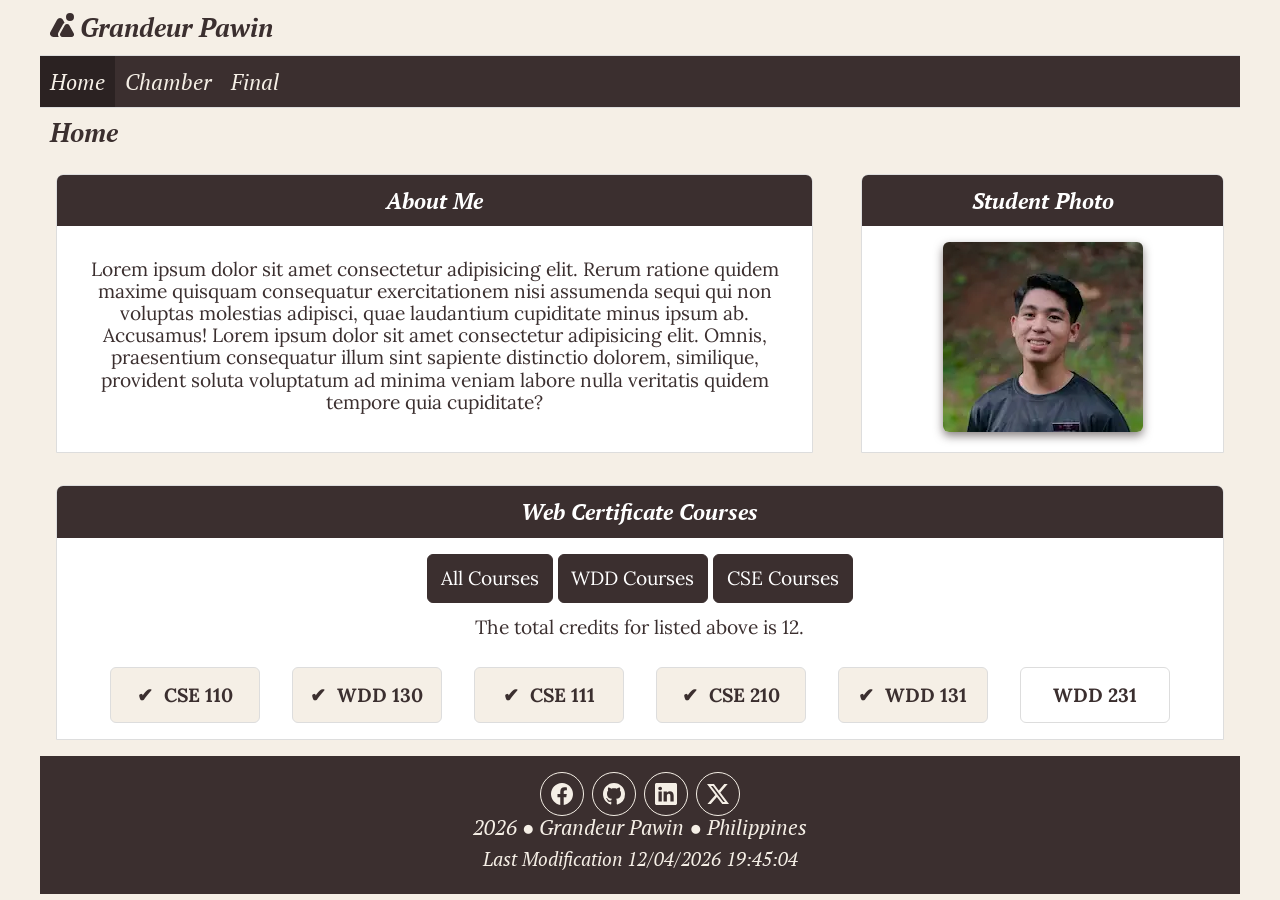
<file: index.html>
<!DOCTYPE html>
<html lang="en">
<head>
    <meta charset="UTF-8">
    <meta name="viewport" content="width=device-width, initial-scale=1.0">
    <title>Course Home Page</title>
    <meta name="description" content="Demonstrate prerequisite knowldege by applying HTML, CSS, and JavaScript to the development of my course home page.">
    <meta name="author" content="Grandeur Pawin">
    <link rel="preconnect" href="https://fonts.googleapis.com">
    <link rel="preconnect" href="https://fonts.gstatic.com" crossorigin>
    <link href="https://fonts.googleapis.com/css2?family=Lora:ital,wght@0,400..700;1,400..700&family=PT+Serif:ital,wght@0,400;0,700;1,400;1,700&display=swap" rel="stylesheet">
    <!-- Style Sheets Here -->
    <link rel="stylesheet" href="styles/normalize.css">
    <link rel="stylesheet" href="styles/base.css">
    <link rel="stylesheet" href="styles/larger.css">
    <script src="scripts/navigation.js" defer></script>
</head>
<body>
    <header>
        <img src="images/mountains.svg" alt="Site Logo" width="512" height="512">
        <span>Grandeur Pawin</span>
        <button aria-label="Navigation" id="ham-btn" class="hamburger"></button>
    </header>
    <nav id="nav-bar" class="navigation">
        <ul>
            <li class="current"><a href="#">Home</a></li>
            <li><a href="#">Chamber</a></li>
            <li><a href="#">Final</a></li>
        </ul>
    </nav>
    <main>
        <h1>Home</h1>
        <section class="sectionContainer">
            <section id="section1" class="gridSection">
                <h2>About Me</h2>
                <p>Lorem ipsum dolor sit amet consectetur adipisicing elit. Rerum ratione quidem maxime quisquam consequatur exercitationem nisi assumenda sequi qui non voluptas molestias adipisci, quae laudantium cupiditate minus ipsum ab. Accusamus! Lorem ipsum dolor sit amet consectetur adipisicing elit. Omnis, praesentium consequatur illum sint sapiente distinctio dolorem, similique, provident soluta voluptatum ad minima veniam labore nulla veritatis quidem tempore quia cupiditate?</p>
            </section>
            <section id="section2" class="gridSection">
                <h2>Student Photo</h2>
                <img src="images/profile.webp" alt="Grandeur Pawin's Photo" width="200" height="190">
            </section>
            <section id="section3" class="gridSection">
                <h2>Web Certificate Courses</h2>
                <div class="courseButtons">
                    <button data-subject="allCourses">All Courses</button>
                    <button data-subject="WDD">WDD Courses</button>
                    <button data-subject="CSE">CSE Courses</button>
                </div>
                <p>The total credits for listed above is <span id="totalCredits"></span>.</p>
                <div id="courseContainer"></div>
            </section>
        </section>
        <dialog id="courseDetails"></dialog>
    </main>
    <footer>
        <div class="social">
            <a href="https://www.facebook.com/" target="_blank"><img src="images/facebook.svg" alt="Facebook" width="16" height="16"></a>
            <a href="https://github.com/" target="_blank"><img src="images/github.svg" alt="GitHub" width="16" height="16"></a>
            <a href="https://www.linkedin.com/" target="_blank"><img src="images/linkedin.svg" alt="LinkedIn" width="16" height="16"></a>
            <a href="https://x.com/" target="_blank"><img src="images/twitter-x.svg" alt="X" width="16" height="16"></a>
        </div>
        <p><span id="currentYear"></span> &#9679; Grandeur Pawin &#9679; Philippines</p>
        <p id="lastModified"></p>
    </footer>
</body>
</html>
</file>
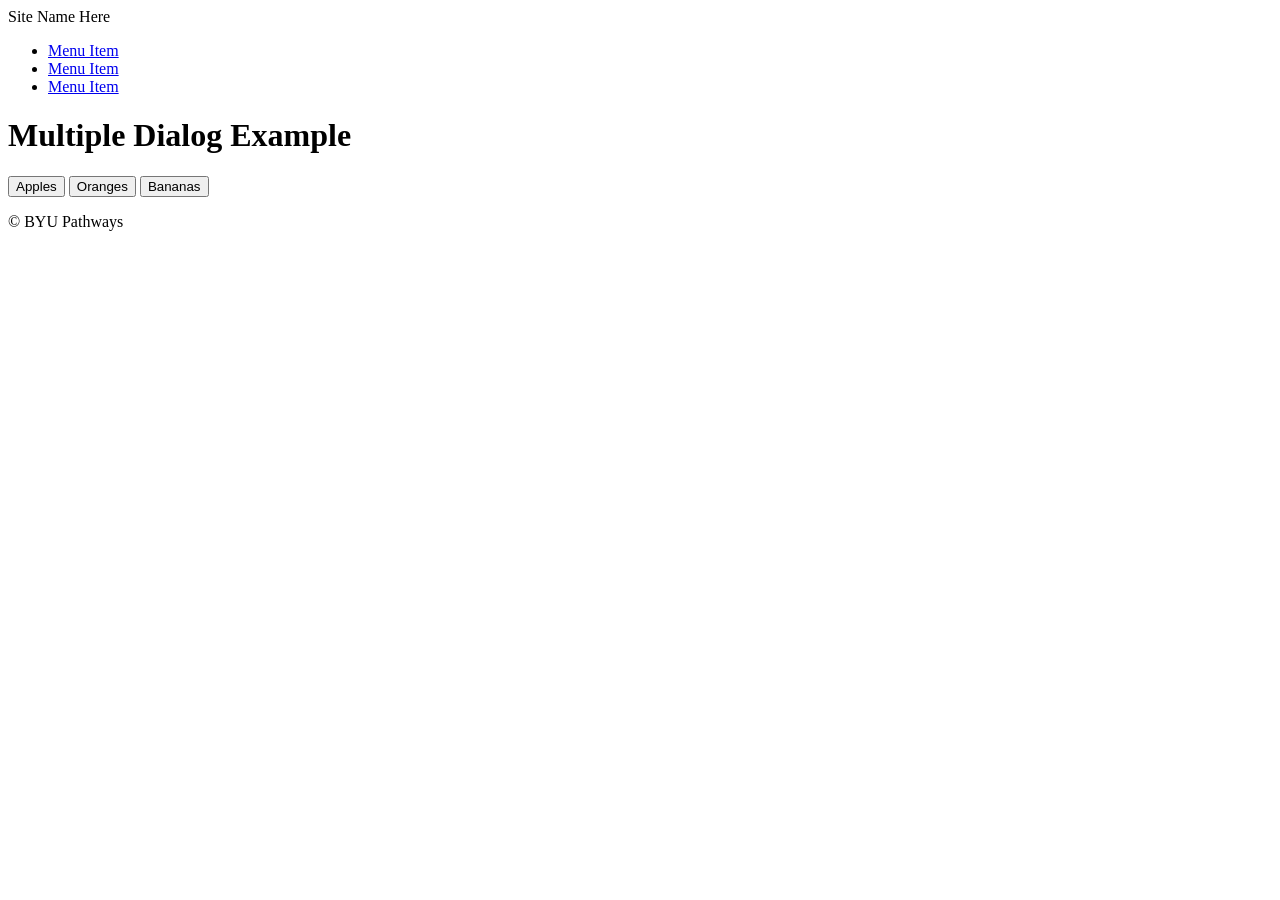
<file: startLab/index.html>
<!DOCTYPE html>
<html lang="en">

<head>
  <meta charset="UTF-8">
  <meta name="viewport" content="width=device-width, initial-scale=1.0">
  <meta name="description" content="Start File">
  <meta name="author" content="Paul Cheney">

  <link rel="stylesheet" href="styles/small.css">
  <link rel="stylesheet" href="styles/large.css">
  
  <script src="scripts/modals.js" defer></script>

  <title>Start File</title>
</head>

<body>
  <header>
    <span>Site Name Here</span>
  </header>

  <nav>
    <ul>
      <li><a href="#">Menu Item</a></li>
      <li><a href="#">Menu Item</a></li>
      <li><a href="#">Menu Item</a></li>
    </ul>
  </nav>

  <main>
    <!-- <h1>Single Dialog Example</h1>
    <button id="openButton">More Information</button> -->

    <h1>Multiple Dialog Example</h1>
    <button id="openButton1">Apples</button>
    <button id="openButton2">Oranges</button>
    <button id="openButton3">Bananas</button>

    <dialog id="dialogBox">
      <div></div>
      <button id="closeButton">Close</button>
    </dialog>


  </main>

  <footer>
    <p>&copy; BYU Pathways</p>
  </footer>

  
</body>
</html>
</file>
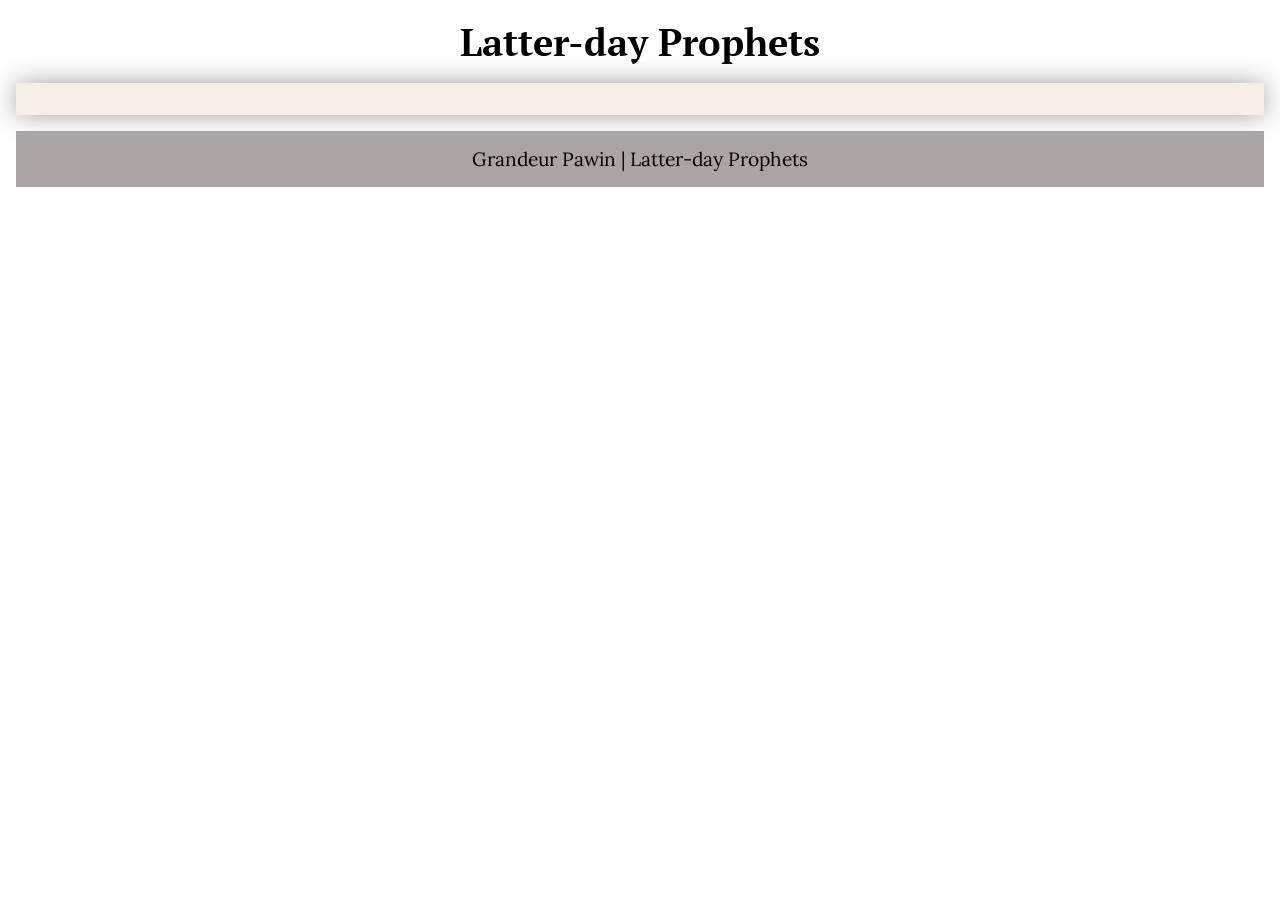
<file: prophets.html>
<!DOCTYPE html>
<html lang="en">
<head>
    <meta charset="UTF-8">
    <meta name="viewport" content="width=device-width, initial-scale=1.0">
    <title>Latter-day Prophets</title>
    <meta name="description" content="Latter-day Prophets images">
    <meta name="author" content="Grandeur Pawin">
    <link rel="preconnect" href="https://fonts.googleapis.com">
    <link rel="preconnect" href="https://fonts.gstatic.com" crossorigin>
    <link href="https://fonts.googleapis.com/css2?family=Lora:ital,wght@0,400..700;1,400..700&family=PT+Serif:ital,wght@0,400;0,700;1,400;1,700&display=swap" rel="stylesheet">
    <link rel="stylesheet" href="styles/prophets.css">
    <script src="scripts/prophets.js" defer></script>
</head>
<body>
    <header>
        <h1>Latter-day Prophets</h1>
    </header>
    <main>
        <div id="cards"></div>
    </main>
    <footer>Grandeur Pawin | Latter-day Prophets</footer>
</body>
</html>
</file>
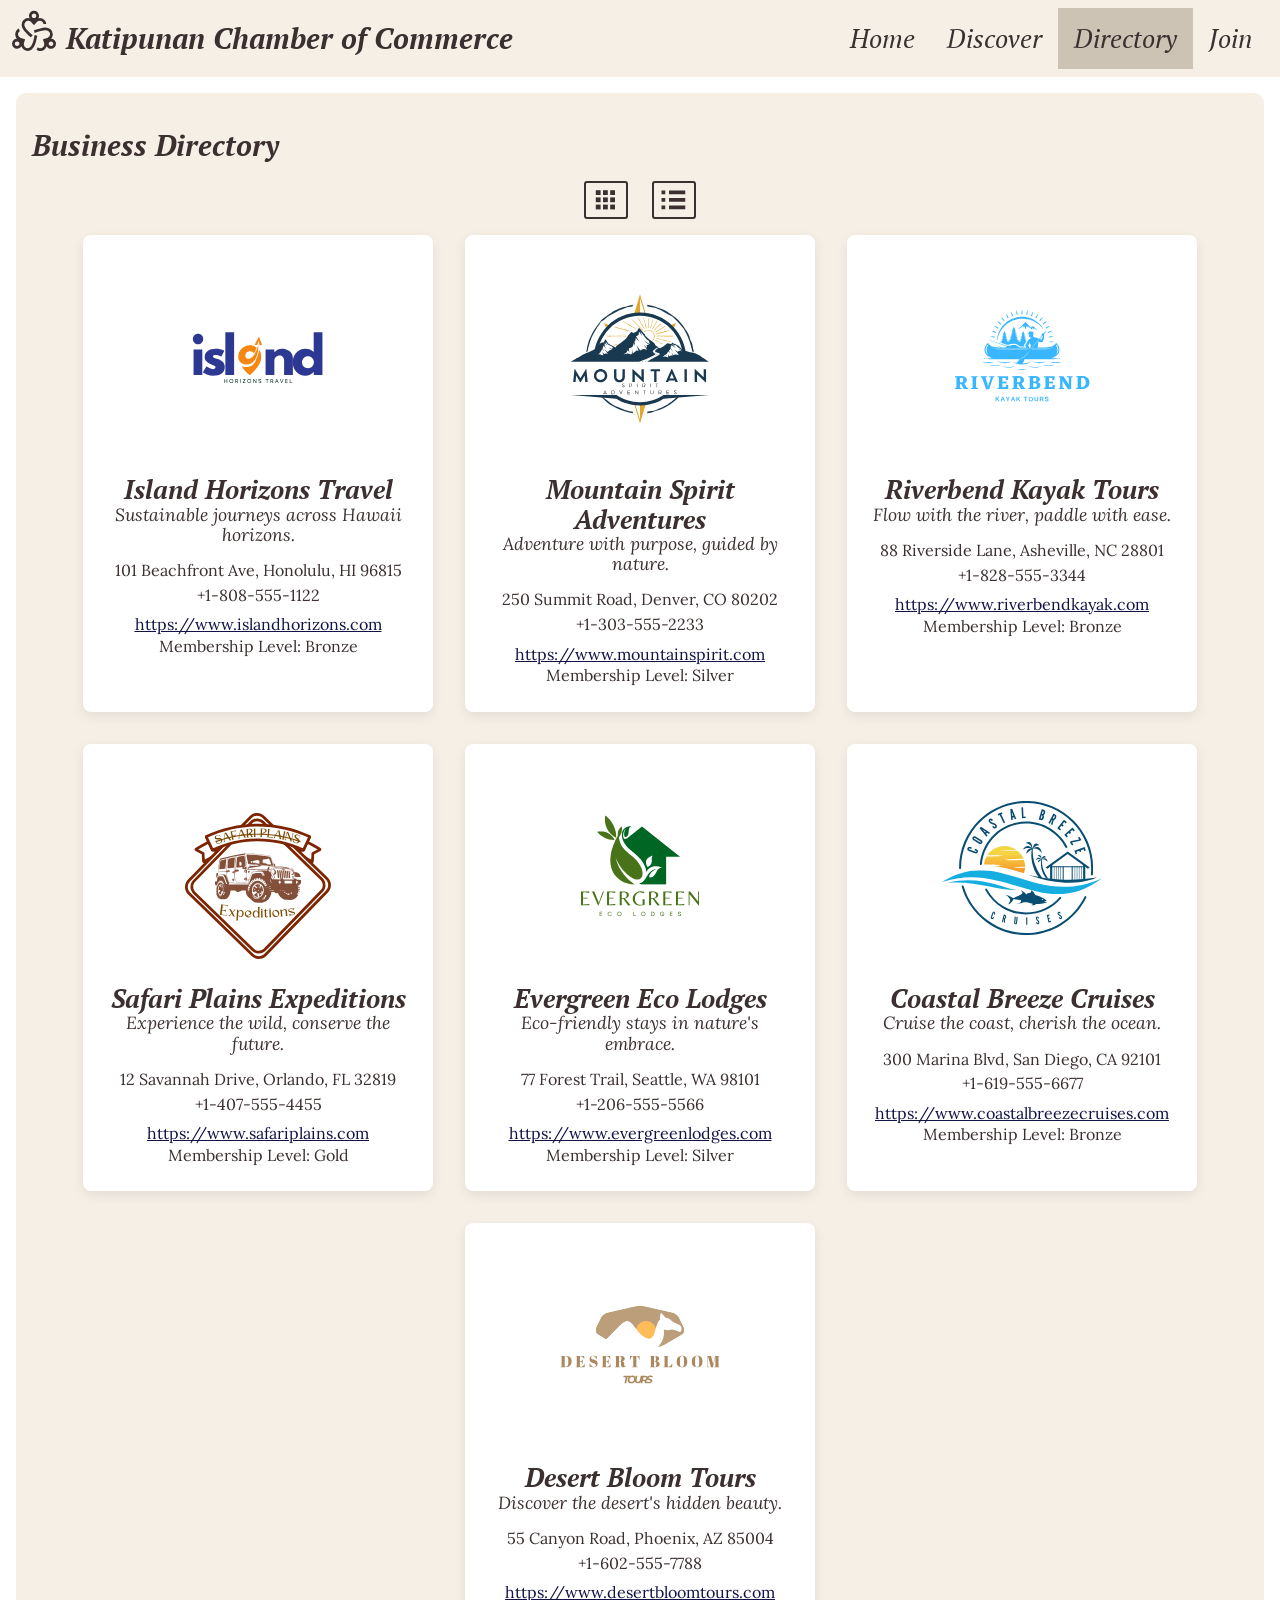
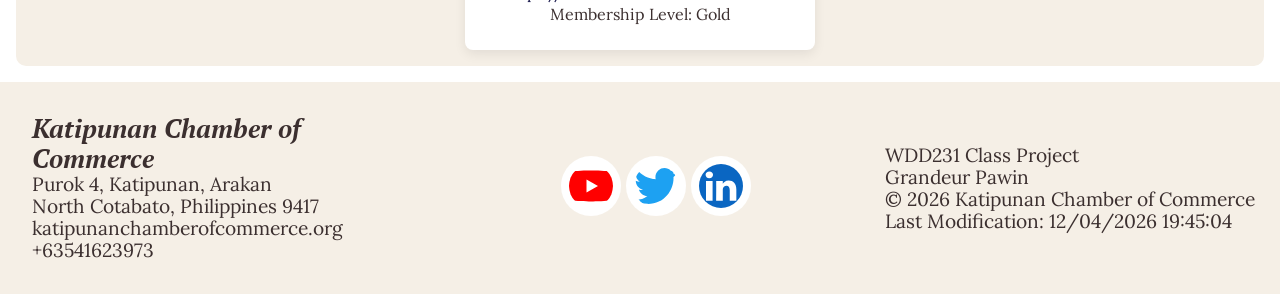
<file: chamber/directory.html>
<!DOCTYPE html>
<html lang="en-US">
<head>
    <meta charset="UTF-8">
    <meta name="viewport" content="width=device-width, initial-scale=1.0">
    <meta name="description" content="Content of the chamber of commerce directory page.">
    <meta name="author" content="Grandeur Pawin">
    <meta property="og:title" content="Chamber Directory Page">
    <meta property="og:description" content="Content of the chamber of commerce directory page.">
    <meta property="og:image" content="https://grandeurpawin.github.io/wdd231/chamber/images/chamber-logo.svg">
    <meta property="og:url" content="https://grandeurpawin.github.io/wdd231/chamber/directory.html">
    <title>Chamber Directory Page</title>
    <link rel="icon" href="images/favicon.png">
    <link rel="preconnect" href="https://fonts.googleapis.com">
    <link rel="preconnect" href="https://fonts.gstatic.com" crossorigin>
    <link href="https://fonts.googleapis.com/css2?family=Lora:ital,wght@0,400..700;1,400..700&family=PT+Serif:ital,wght@0,400;0,700;1,400;1,700&display=swap" rel="stylesheet">
    <link rel="stylesheet" href="../styles/normalize.css">
    <link rel="stylesheet" href="styles/chamber-small.css">
    <link rel="stylesheet" href="styles/chamber-medium.css">
    <link rel="stylesheet" href="styles/chamber-large.css">
    <script type="module" src="scripts/chamber.js"></script>
</head>
<body>
    <header>
        <img src="images/chamber-logo.svg" alt="Logo for the Chamber of Commerce Page" width="512" height="512">
        <span id="companyName">Katipunan Chamber of Commerce</span>
        <button id="hamButton" class="hamburger" aria-label="navigation"></button>
        <nav id="navBar" class="navigation">
            <ul>
                <li><a href="index.html">Home</a></li>
                <li><a href="discover.html">Discover</a></li>
                <li class="wayFinding"><a href="directory.html">Directory</a></li>
                <li><a href="join.html">Join</a></li>
            </ul>
        </nav>
    </header>
    <main>
        <h1>Business Directory</h1>
        <div class="buttons">
            <button id="grid" aria-label="Grid View">
                <svg viewBox="0 0 25 25" width="40" height="30" fill="#3B2F2F">
                    <rect x="4" y="6" width="4" height="4" />
                    <rect x="10" y="6" width="4" height="4" />
                    <rect x="16" y="6" width="4" height="4" />
                
                    <rect x="4" y="12" width="4" height="4" />
                    <rect x="10" y="12" width="4" height="4" />
                    <rect x="16" y="12" width="4" height="4" />
                
                    <rect x="4" y="18" width="4" height="4" />
                    <rect x="10" y="18" width="4" height="4" />
                    <rect x="16" y="18" width="4" height="4" />
                </svg>
            </button>
            <button id="list" aria-label="List View">
                <svg viewBox="0 0 24 24" width="40" height="30" fill="#3B2F2F">
                    <rect x="2" y="6" width="3" height="3" />
                    <rect x="2" y="12" width="3" height="3" />
                    <rect x="2" y="18" width="3" height="3" />

                    <rect x="8" y="6" width="13" height="3" />
                    <rect x="8" y="12" width="13" height="3" />
                    <rect x="8" y="18" width="13" height="3" />
                </svg>
            </button>
        </div>
        <div id="cards"></div>
    </main>
    <footer>
        <div class="footerContainer">
            <div id="websiteInfo" class="footer">
                <h2>Katipunan Chamber of Commerce</h2>
                <p>Purok 4, Katipunan, Arakan<br>North Cotabato, Philippines 9417<br>katipunanchamberofcommerce.org<br>+63541623973</p>
            </div>
            <div id="socialLinks" class="footer">
                <a href="https://www.youtube.com/" target="_blank"><img src="images/youtube.svg" alt="Grandeur Pawin on Youtube" width="44" height="44"></a>
                <a href="https://x.com/account/signin" target="_blank"><img src="images/twitter.svg" alt="Grandeur Pawin on X" width="44" height="44"></a>
                <a href="https://www.linkedin.com/" target="_blank"><img src="images/linkedin.svg" alt="Grandeur Pawin on LinkedIn" width="44" height="44"></a>
            </div>
            <div id="authorInfo" class="footer">
                <p>WDD231 Class Project<br>Grandeur Pawin</p>
                <p>&copy; <span id="currentYear"></span> Katipunan Chamber of Commerce</p>
                <p id="lastModified"></p>
            </div>
        </div>
    </footer>
</body>
</html>
</file>
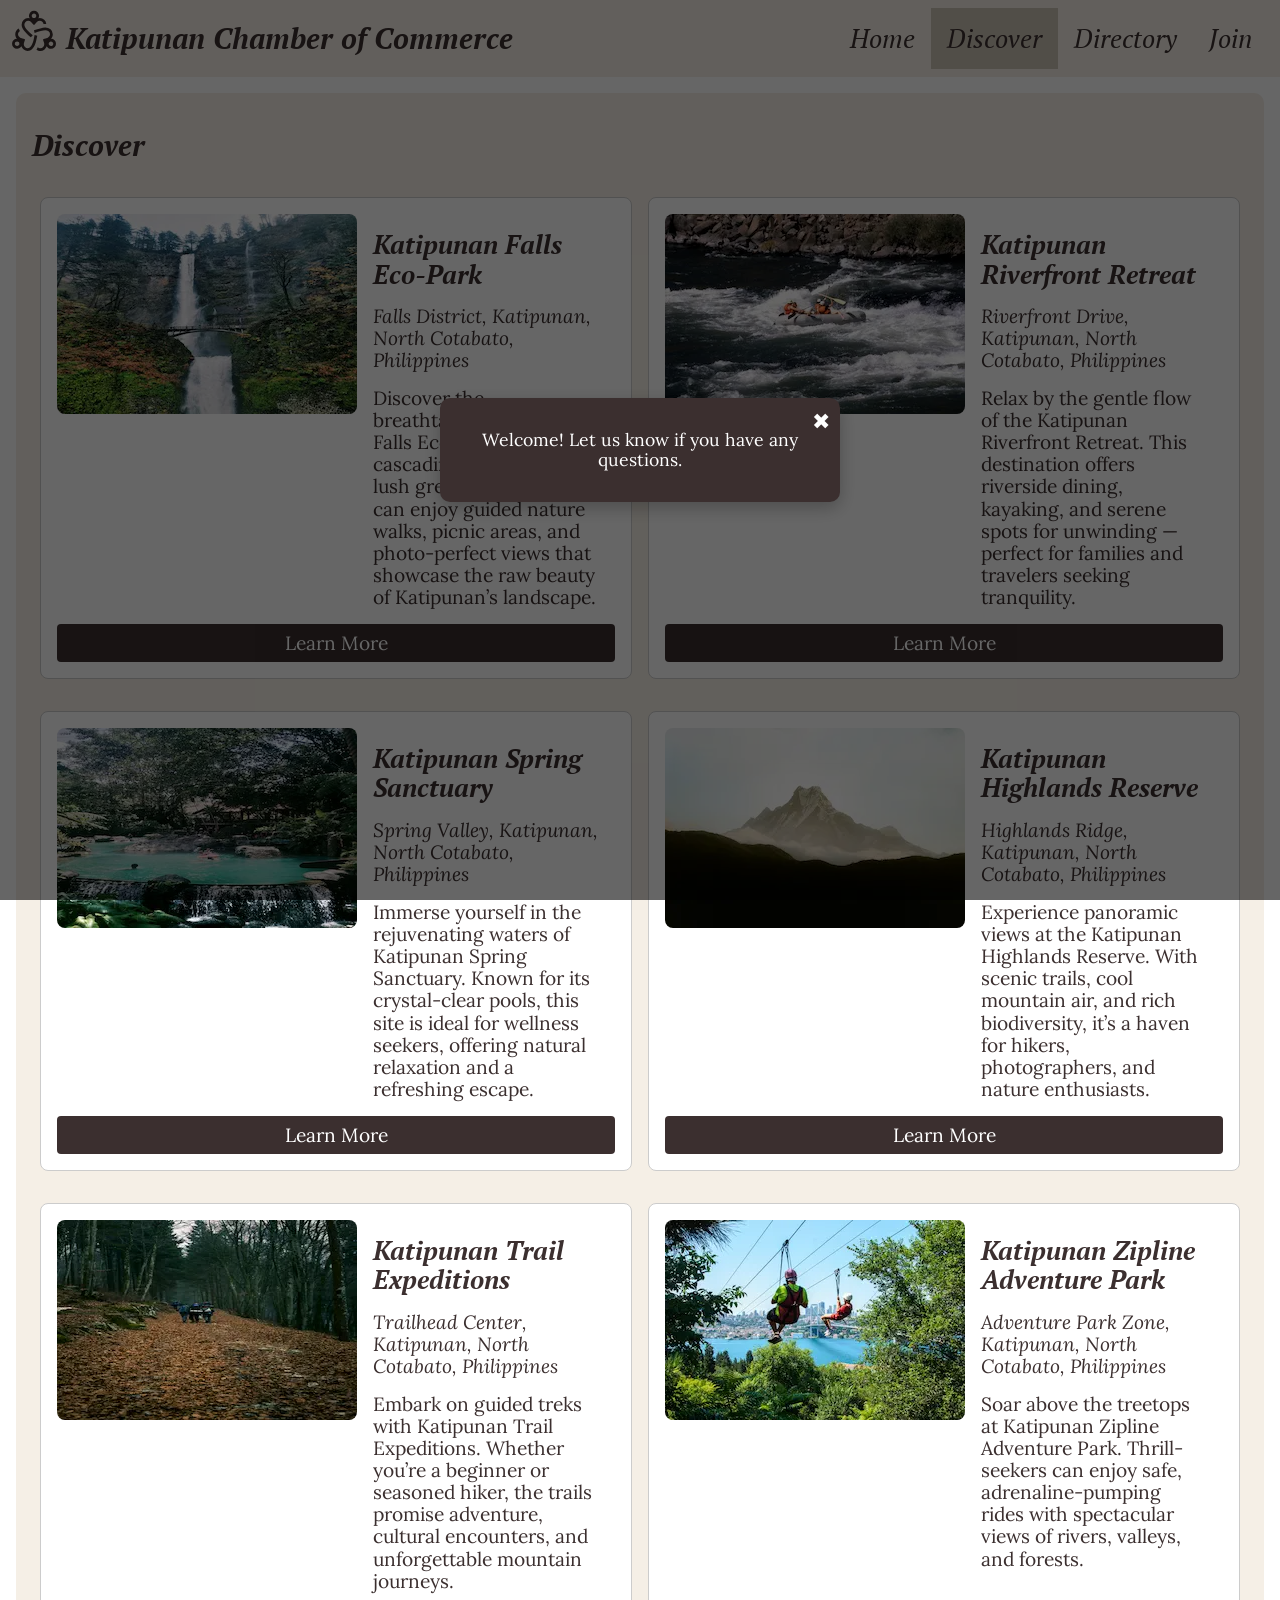
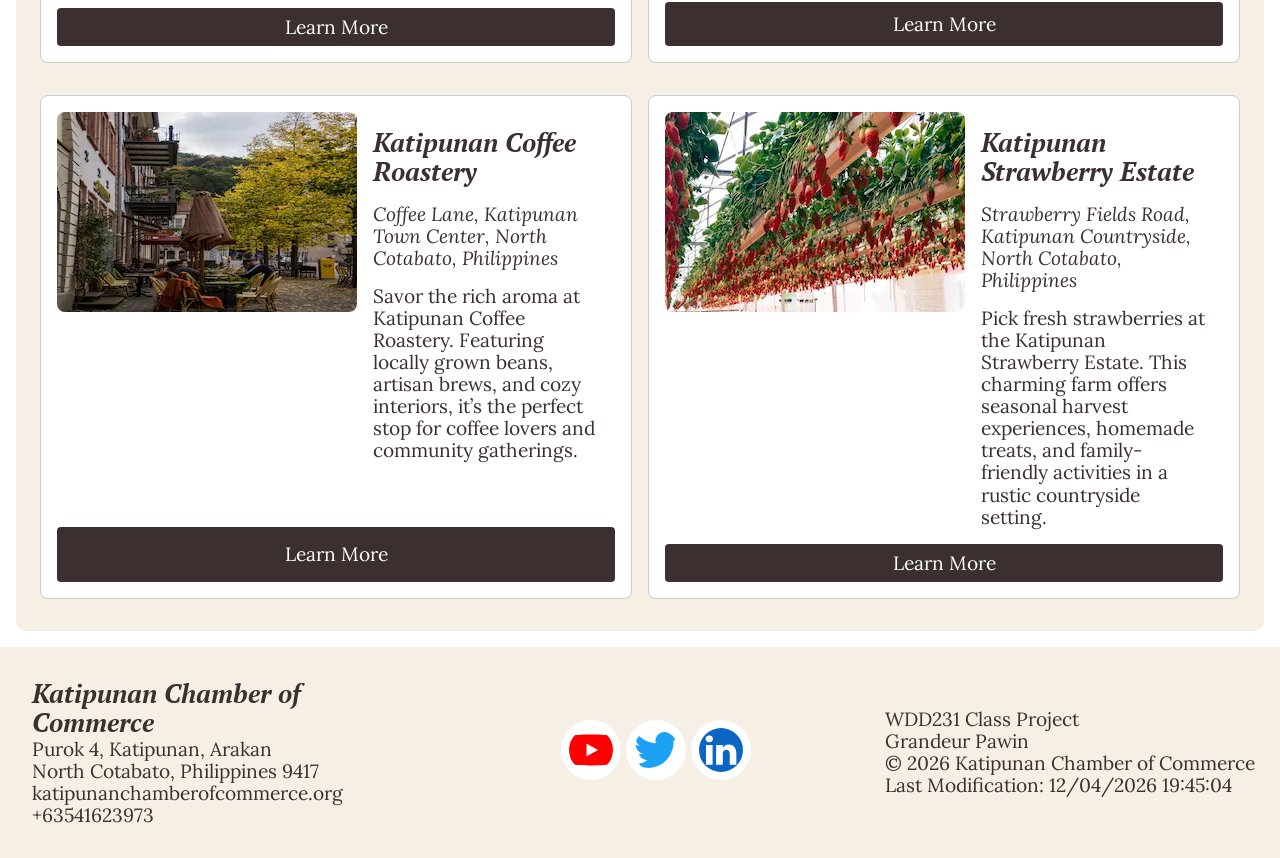
<file: chamber/discover.html>
<!DOCTYPE html>
<html lang="en-US">

<head>
    <meta charset="UTF-8">
    <meta name="viewport" content="width=device-width, initial-scale=1.0">
    <meta name="description" content="Content of the Katipunan Chamber of Commerce discover page.">
    <meta name="author" content="Grandeur Pawin">
    <meta property="og:title" content="Chamber Discover Page">
    <meta property="og:description" content="Content of the Katipunan Chamber of Commerce discover page.">
    <meta property="og:image" content="https://grandeurpawin.github.io/wdd231/chamber/images/chamber-logo.svg">
    <meta property="og:url" content="https://grandeurpawin.github.io/wdd231/chamber/directory.html">
    <title>Chamber Discover Page</title>
    <link rel="icon" href="images/favicon.png">
    <link rel="preconnect" href="https://fonts.googleapis.com">
    <link rel="preconnect" href="https://fonts.gstatic.com" crossorigin>
    <link
        href="https://fonts.googleapis.com/css2?family=Lora:ital,wght@0,400..700;1,400..700&family=PT+Serif:ital,wght@0,400;0,700;1,400;1,700&display=swap"
        rel="stylesheet">
    <link rel="stylesheet" href="../styles/normalize.css">
    <link rel="stylesheet" href="styles/chamber-small.css">
    <link rel="stylesheet" href="styles/chamber-medium.css">
    <link rel="stylesheet" href="styles/chamber-large.css">
    <script type="module" src="scripts/chamber.js"></script>
</head>

<body>
    <header>
        <img src="images/chamber-logo.svg" alt="Logo for the Chamber of Commerce Page" width="512" height="512">
        <span id="companyName">Katipunan Chamber of Commerce</span>
        <button id="hamButton" class="hamburger" aria-label="navigation"></button>
        <nav id="navBar" class="navigation">
            <ul>
                <li><a href="index.html">Home</a></li>
                <li class="wayFinding"><a href="discover.html">Discover</a></li>
                <li><a href="directory.html">Directory</a></li>
                <li><a href="join.html">Join</a></li>
            </ul>
        </nav>
    </header>
    <main>
        <h1>Discover</h1>
        <section id="discoverCards" class="discoverCardsContainer"></section>
    </main>
    <footer>
        <div class="footerContainer">
            <div id="websiteInfo" class="footer">
                <h2>Katipunan Chamber of Commerce</h2>
                <p>Purok 4, Katipunan, Arakan<br>North Cotabato, Philippines
                    9417<br>katipunanchamberofcommerce.org<br>+63541623973</p>
            </div>
            <div id="socialLinks" class="footer">
                <a href="https://www.youtube.com/" target="_blank"><img src="images/youtube.svg"
                        alt="Grandeur Pawin on Youtube" width="44" height="44"></a>
                <a href="https://x.com/account/signin" target="_blank"><img src="images/twitter.svg"
                        alt="Grandeur Pawin on X" width="44" height="44"></a>
                <a href="https://www.linkedin.com/" target="_blank"><img src="images/linkedin.svg"
                        alt="Grandeur Pawin on LinkedIn" width="44" height="44"></a>
            </div>
            <div id="authorInfo" class="footer">
                <p>WDD231 Class Project<br>Grandeur Pawin</p>
                <p>&copy; <span id="currentYear"></span> Katipunan Chamber of Commerce</p>
                <p id="lastModified"></p>
            </div>
        </div>
    </footer>
</body>

</html>
</file>
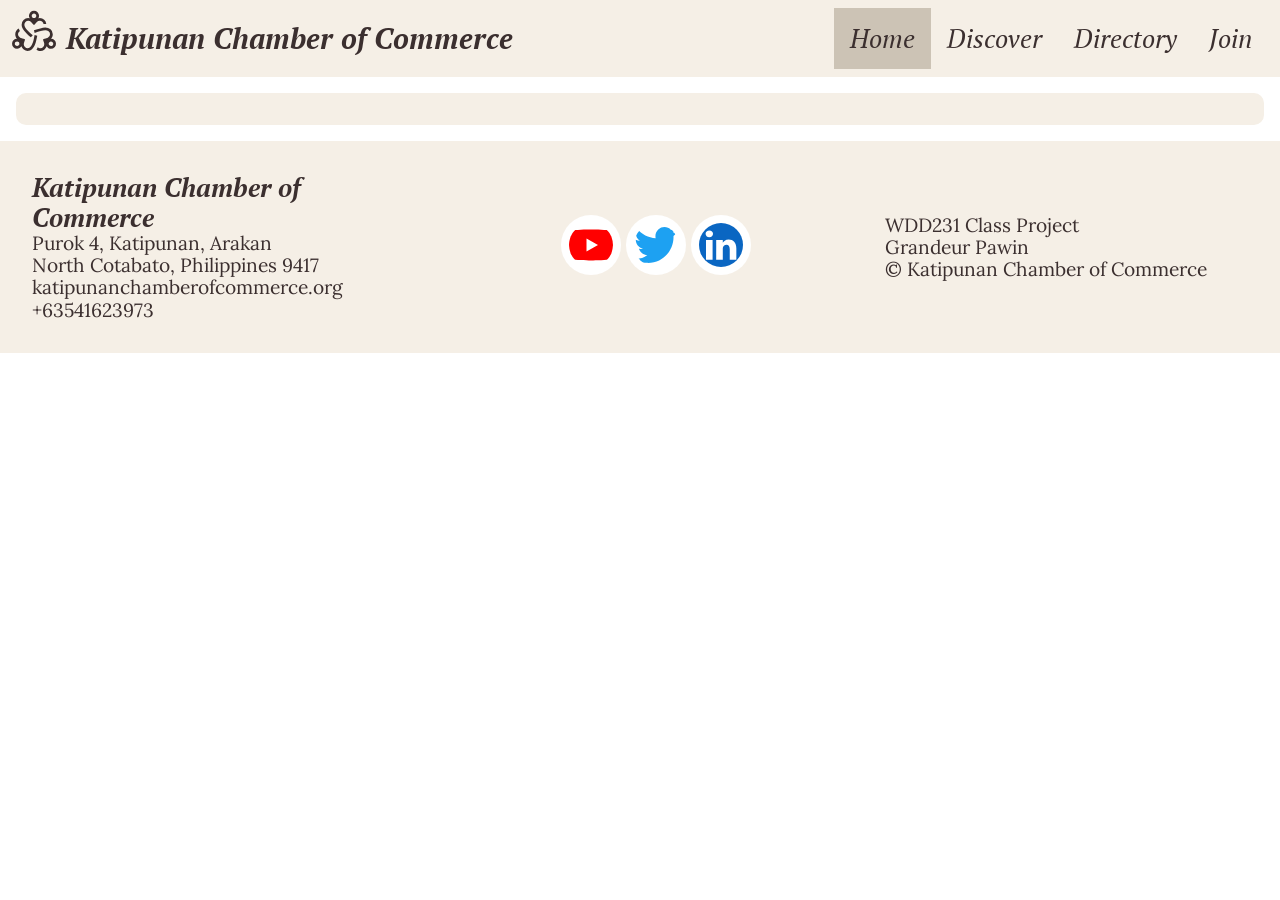
<file: chamber/join.html>
<!DOCTYPE html>
<html lang="en-US">

<head>
    <meta charset="UTF-8">
    <meta name="viewport" content="width=device-width, initial-scale=1.0">
    <meta name="description" content="Content for the Katipunan Chamber of Commerce home page.">
    <meta name="author" content="Grandeur Pawin">
    <meta property="og:title" content="Chamber Home Page">
    <meta property="og:description" content="Content for the Katipunan Chamber of Commerce home page.">
    <meta property="og:image" content="https://grandeurpawin.github.io/wdd231/chamber/images/chamber-logo.svg">
    <meta property="og:url" content="https://grandeurpawin.github.io/wdd231/chamber/directory.html">
    <title>Chamber Home Page</title>
    <link rel="icon" href="images/favicon.png">
    <link rel="preconnect" href="https://fonts.googleapis.com">
    <link rel="preconnect" href="https://fonts.gstatic.com" crossorigin>
    <link
        href="https://fonts.googleapis.com/css2?family=Lora:ital,wght@0,400..700;1,400..700&family=PT+Serif:ital,wght@0,400;0,700;1,400;1,700&display=swap"
        rel="stylesheet">
    <link rel="stylesheet" href="../styles/normalize.css">
    <link rel="stylesheet" href="styles/chamber.css">
    <link rel="stylesheet" href="styles/chamber-large.css">
    <script src="scripts/chamber.js" defer></script>
</head>

<body>
    <header>
        <img src="images/chamber-logo.svg" alt="Logo for the Chamber of Commerce Page" width="512" height="512">
        <span id="companyName">Katipunan Chamber of Commerce</span>
        <button id="hamButton" class="hamburger" aria-label="navigation"></button>
        <nav id="navBar" class="navigation">
            <ul>
                <li class="wayFinding"><a href="index.html">Home</a></li>
                <li><a href="#discover">Discover</a></li>
                <li><a href="directory.html">Directory</a></li>
                <li><a href="join.html">Join</a></li>
            </ul>
        </nav>
    </header>
    <main>

    </main>
    <footer>
        <div class="footerContainer">
            <div id="websiteInfo" class="footer">
                <h2>Katipunan Chamber of Commerce</h2>
                <p>Purok 4, Katipunan, Arakan<br>North Cotabato, Philippines
                    9417<br>katipunanchamberofcommerce.org<br>+63541623973</p>
            </div>
            <div id="socialLinks" class="footer">
                <a href="https://www.youtube.com/" target="_blank"><img src="images/youtube.svg"
                        alt="Grandeur Pawin on Youtube" width="44" height="44"></a>
                <a href="https://x.com/account/signin" target="_blank"><img src="images/twitter.svg"
                        alt="Grandeur Pawin on X" width="44" height="44"></a>
                <a href="https://www.linkedin.com/" target="_blank"><img src="images/linkedin.svg"
                        alt="Grandeur Pawin on LinkedIn" width="44" height="44"></a>
            </div>
            <div id="authorInfo" class="footer">
                <p>WDD231 Class Project<br>Grandeur Pawin</p>
                <p>&copy; <span id="currentYear"></span> Katipunan Chamber of Commerce</p>
                <p id="lastModified"></p>
            </div>
        </div>
    </footer>
</body>

</html>
</file>
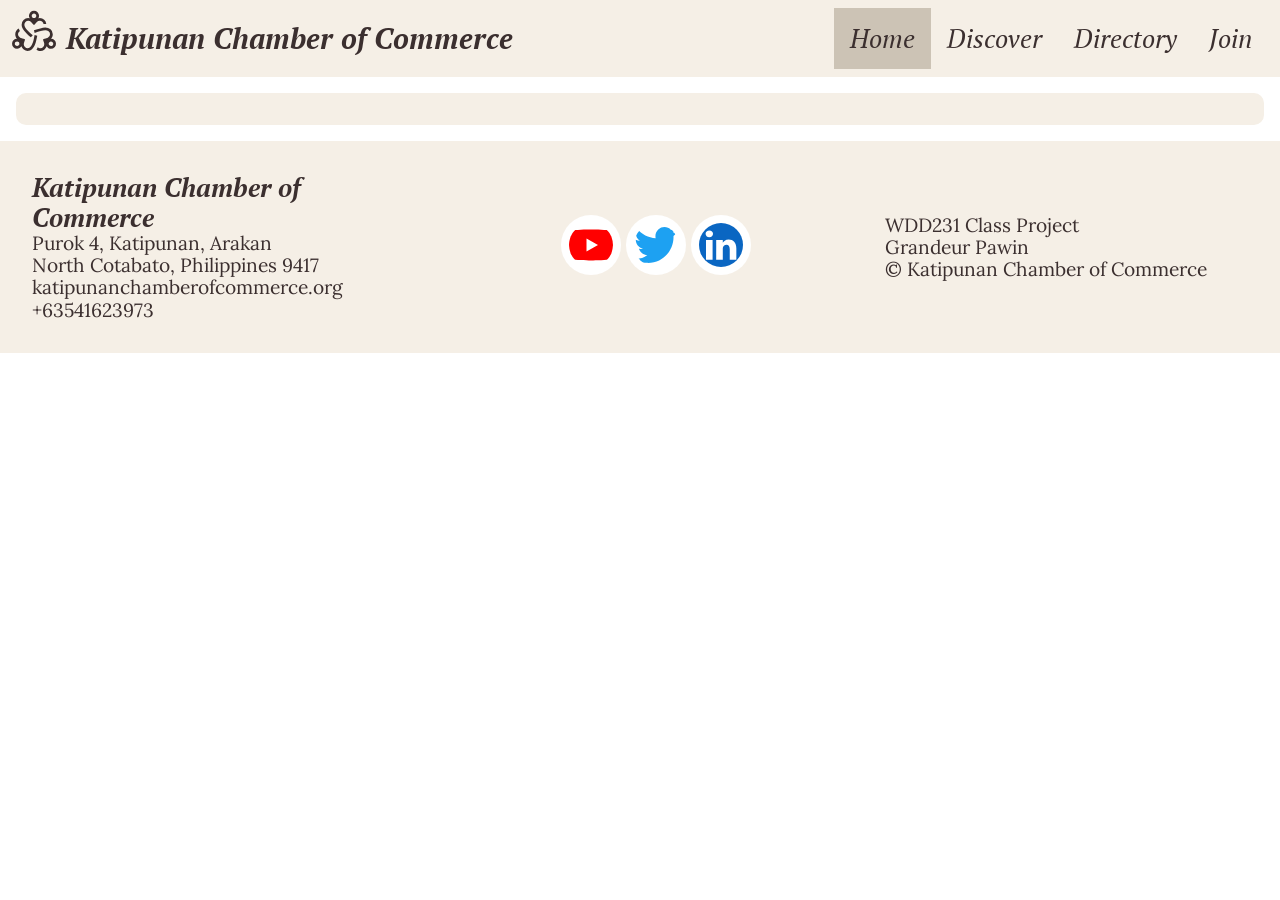
<file: chamber/thankyou.html>
<!DOCTYPE html>
<html lang="en-US">

<head>
    <meta charset="UTF-8">
    <meta name="viewport" content="width=device-width, initial-scale=1.0">
    <meta name="description" content="Content for the Katipunan Chamber of Commerce home page.">
    <meta name="author" content="Grandeur Pawin">
    <meta property="og:title" content="Chamber Home Page">
    <meta property="og:description" content="Content for the Katipunan Chamber of Commerce home page.">
    <meta property="og:image" content="https://grandeurpawin.github.io/wdd231/chamber/images/chamber-logo.svg">
    <meta property="og:url" content="https://grandeurpawin.github.io/wdd231/chamber/directory.html">
    <title>Chamber Home Page</title>
    <link rel="icon" href="images/favicon.png">
    <link rel="preconnect" href="https://fonts.googleapis.com">
    <link rel="preconnect" href="https://fonts.gstatic.com" crossorigin>
    <link
        href="https://fonts.googleapis.com/css2?family=Lora:ital,wght@0,400..700;1,400..700&family=PT+Serif:ital,wght@0,400;0,700;1,400;1,700&display=swap"
        rel="stylesheet">
    <link rel="stylesheet" href="../styles/normalize.css">
    <link rel="stylesheet" href="styles/chamber.css">
    <link rel="stylesheet" href="styles/chamber-large.css">
    <script src="scripts/chamber.js" defer></script>
</head>

<body>
    <header>
        <img src="images/chamber-logo.svg" alt="Logo for the Chamber of Commerce Page" width="512" height="512">
        <span id="companyName">Katipunan Chamber of Commerce</span>
        <button id="hamButton" class="hamburger" aria-label="navigation"></button>
        <nav id="navBar" class="navigation">
            <ul>
                <li class="wayFinding"><a href="index.html">Home</a></li>
                <li><a href="discover.html">Discover</a></li>
                <li><a href="directory.html">Directory</a></li>
                <li><a href="join.html">Join</a></li>
            </ul>
        </nav>
    </header>
    <main>
       
    </main>
    <footer>
        <div class="footerContainer">
            <div id="websiteInfo" class="footer">
                <h2>Katipunan Chamber of Commerce</h2>
                <p>Purok 4, Katipunan, Arakan<br>North Cotabato, Philippines
                    9417<br>katipunanchamberofcommerce.org<br>+63541623973</p>
            </div>
            <div id="socialLinks" class="footer">
                <a href="https://www.youtube.com/" target="_blank"><img src="images/youtube.svg"
                        alt="Grandeur Pawin on Youtube" width="44" height="44"></a>
                <a href="https://x.com/account/signin" target="_blank"><img src="images/twitter.svg"
                        alt="Grandeur Pawin on X" width="44" height="44"></a>
                <a href="https://www.linkedin.com/" target="_blank"><img src="images/linkedin.svg"
                        alt="Grandeur Pawin on LinkedIn" width="44" height="44"></a>
            </div>
            <div id="authorInfo" class="footer">
                <p>WDD231 Class Project<br>Grandeur Pawin</p>
                <p>&copy; <span id="currentYear"></span> Katipunan Chamber of Commerce</p>
                <p id="lastModified"></p>
            </div>
        </div>
    </footer>
</body>

</html>
</file>
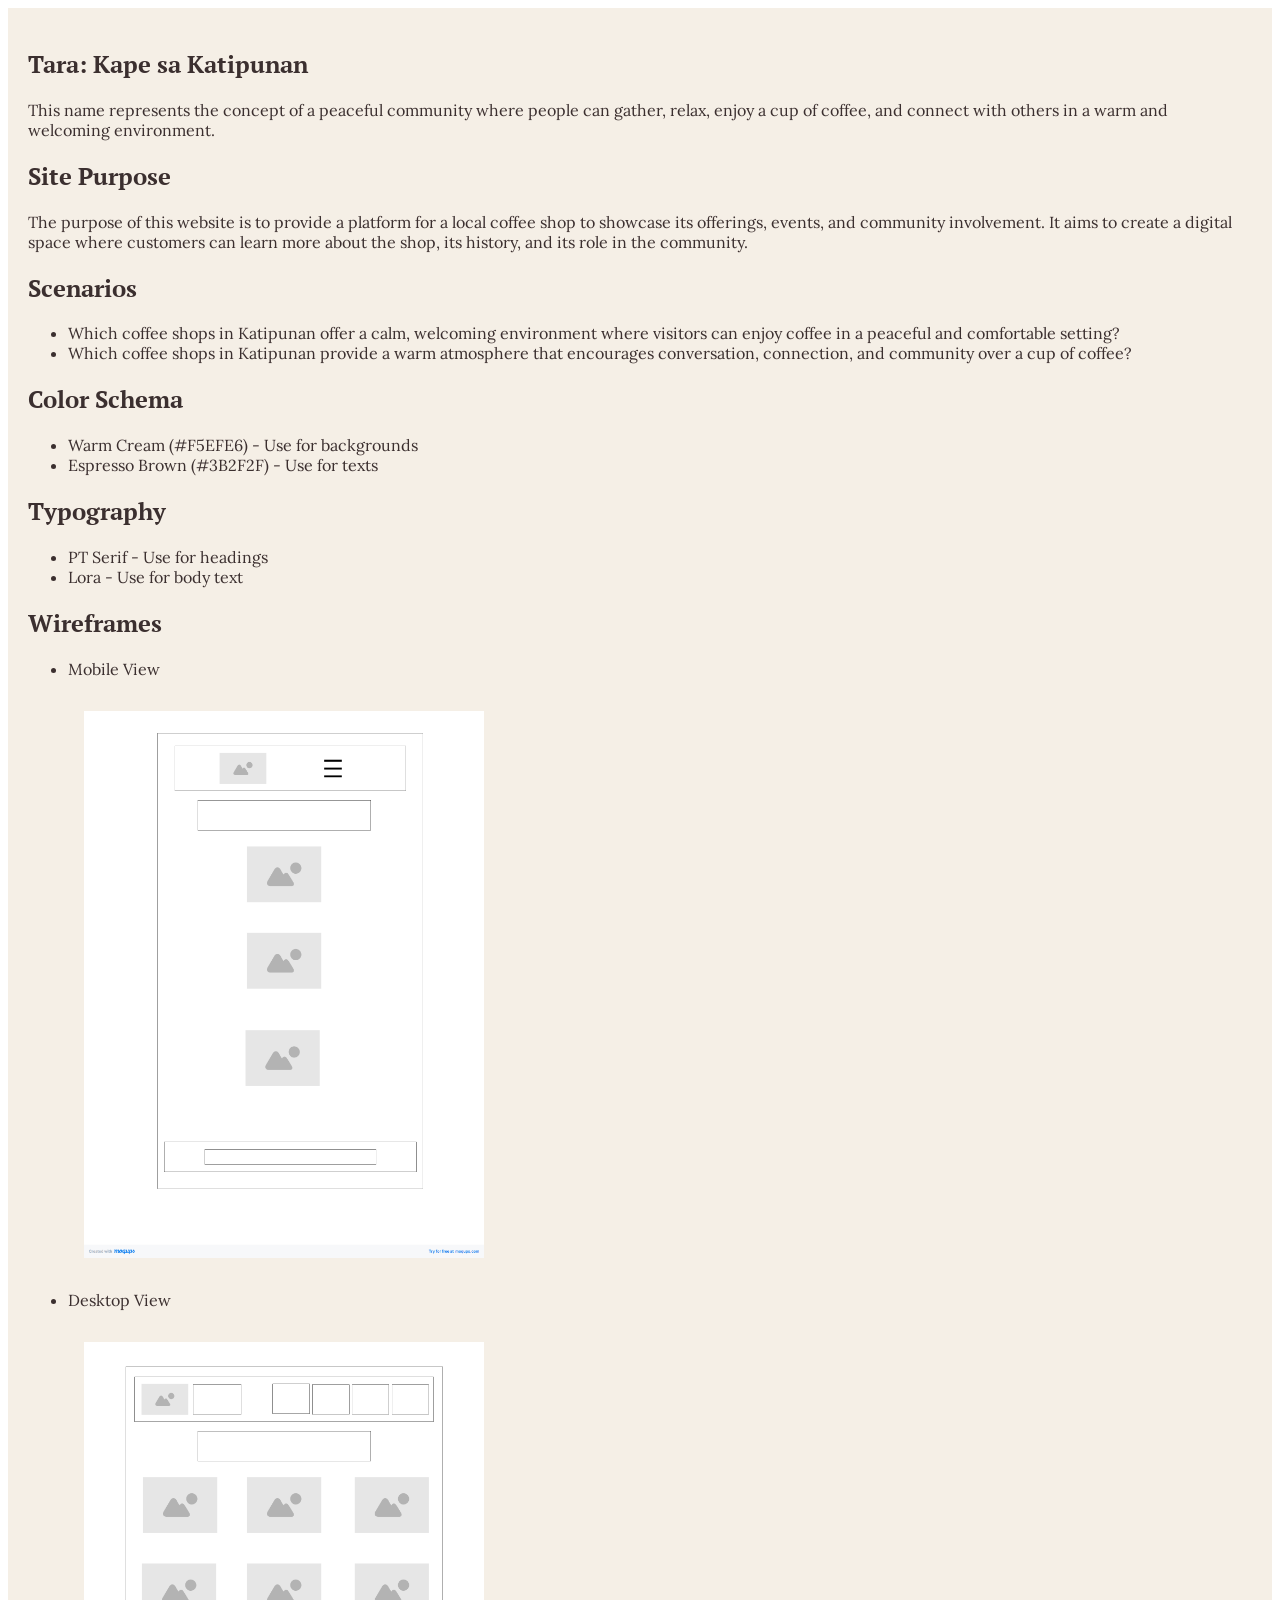
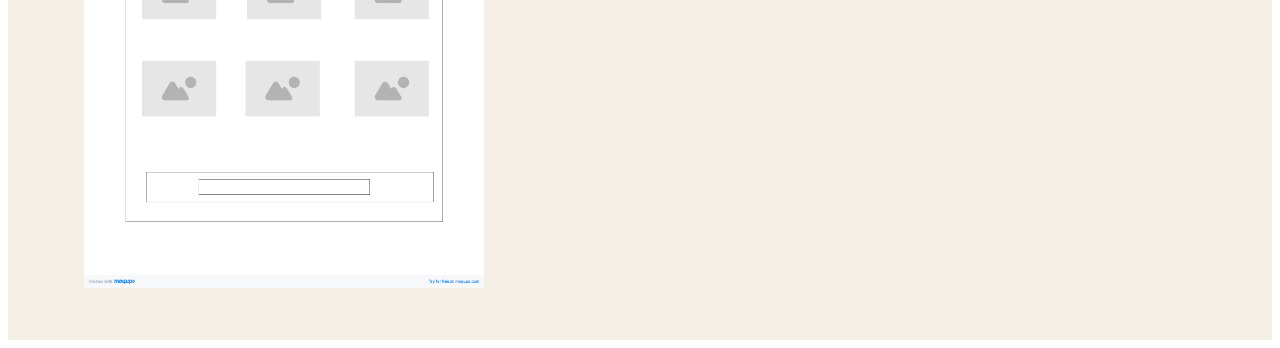
<file: finalproject/siteplan.html>
<!DOCTYPE html>
<html lang="en-US">

<head>
    <meta charset="UTF-8">
    <meta name="viewport" content="width=device-width, initial-scale=1.0">
    <title>Tara: Kape sa Katipunan - Website Product Overview </title>
    <meta name="description"
        content="A site plan for a local coffee shop that includes site purpose, scenarios, color schema, typography, and wireframes.">
    <meta name="author" content="Grandeur Pawin">
    <link rel="preconnect" href="https://fonts.googleapis.com">
    <link rel="preconnect" href="https://fonts.gstatic.com" crossorigin>
    <link
        href="https://fonts.googleapis.com/css2?family=Lora:ital,wght@0,400..700;1,400..700&family=PT+Serif:ital,wght@0,400;0,700;1,400;1,700&display=swap"
        rel="stylesheet">
    <link rel="stylesheet" href="styles/siteplan.css">
</head>

<body>
    <main>
        <section>
            <h2>Tara: Kape sa Katipunan</h2>
            <p>This name represents the concept of a peaceful community where people can gather, relax, enjoy a cup of
                coffee, and connect with others in a warm and welcoming environment.</p>
        </section>
        <section>
            <h2>Site Purpose</h2>
            <p>The purpose of this website is to provide a platform for a local coffee shop to showcase its offerings,
                events, and community involvement. It aims to create a digital space where customers can learn more
                about the shop, its history, and its role in the community.</p>
        </section>
        <section>
            <h2>Scenarios</h2>
            <ul>
                <li>Which coffee shops in Katipunan offer a calm, welcoming environment where visitors can enjoy coffee
                    in a peaceful and
                    comfortable setting?</li>
                <li>Which coffee shops in Katipunan provide a warm atmosphere that encourages conversation, connection,
                    and community over a
                    cup of coffee?</li>
            </ul>
        </section>
        <section>
            <h2>Color Schema</h2>
            <ul>
                <li>Warm Cream (#F5EFE6) - Use for backgrounds</li>
                <li>Espresso Brown (#3B2F2F) - Use for texts</li>
            </ul>
        </section>
        <section>
            <h2>Typography</h2>
            <ul>
                <li>PT Serif - Use for headings</li>
                <li>Lora - Use for body text</li>
            </ul>
        </section>
        <section>
            <h2>Wireframes</h2>
            <ul>
                <li>
                    <p>Mobile View</p>
                    <img src="images/mobile_view.png" alt="Mobile view wireframe">
                </li>
                <li>
                    <p>Desktop View</p>
                    <img src="images/desktop_view.png" alt="Desktop view wireframe">
                </li>
            </ul>
        </section>
    </main>
</body>

</html>
</file>
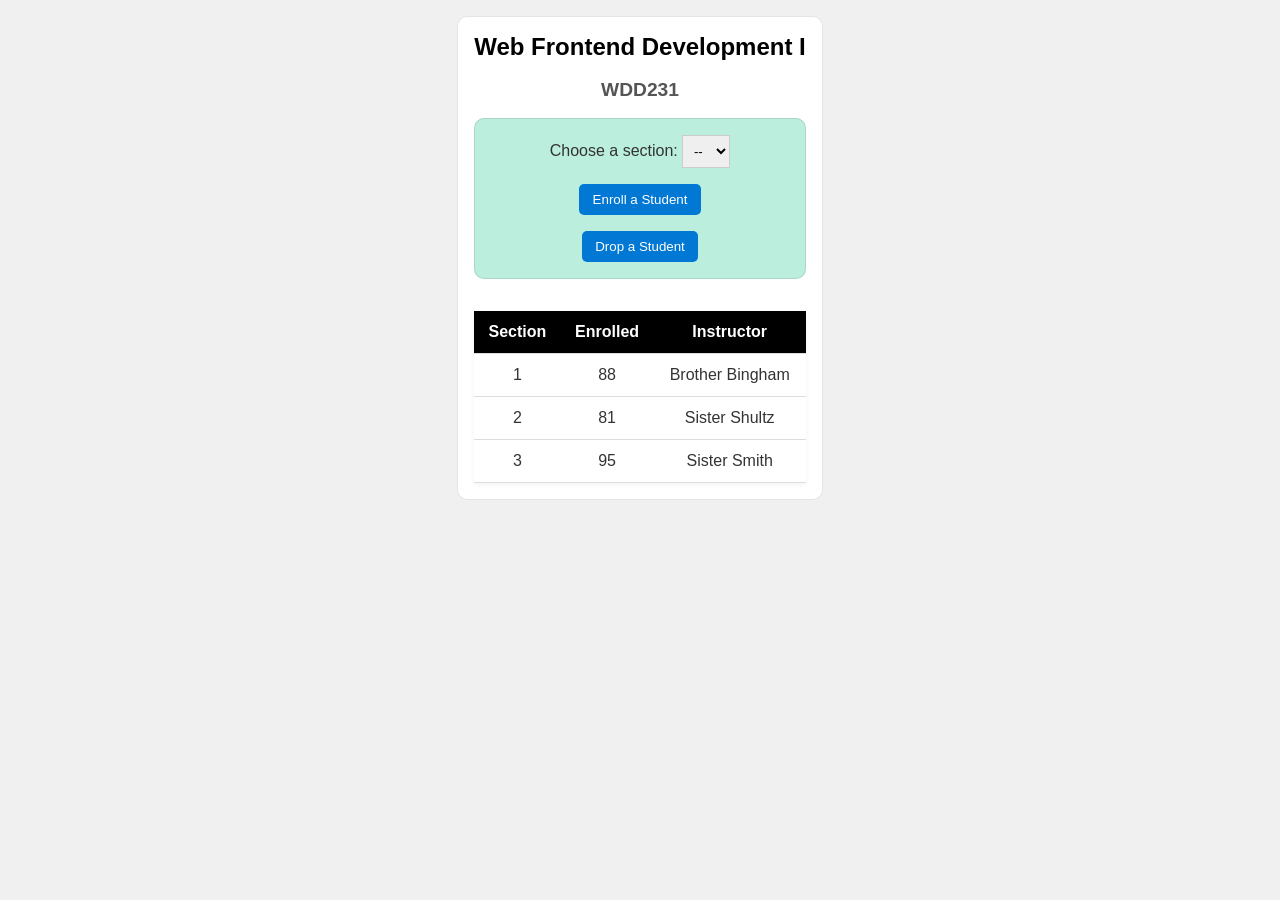
<file: week03/modules.html>
<!DOCTYPE html>
<html lang="en">

<head>
    <meta charset="UTF-8">
    <meta name="viewport" content="width=device-width, initial-scale=1.0">
    <title>Modules Example: Course and Sections</title>
    <link rel="stylesheet" href="styles/modules.css">
    <script type="module" src="scripts/modules.mjs"></script>
</head>

<body>
    <main>
        <h1 id="courseName"></h1>
        <h2 id="courseCode"></h2>

        <div id="enrollment">
            <label for="sectionNumber">Choose a section:</label>
            <select id="sectionNumber">
                <option value="0" disabled selected>--</option>
            </select>
            <button id="enrollStudent">Enroll a Student</button>
            <button id="dropStudent">Drop a Student</button>
        </div>

        <table>
            <thead>
                <tr>
                    <th>Section</th>
                    <th>Enrolled</th>
                    <th>Instructor</th>
                </tr>
            </thead>
            <tbody id="sections"></tbody>
        </table>
    </main>
</body>

</html>
</file>
<file: styles/base.css>
:root {
    --background-color: #F5EFE6;
    --primary-color: #3B2F2F;
    --secondary-color: #fff;
    --heading-font: 'PT Serif', serif;
    --body-font: 'Lora', serif;
}

* {
    box-sizing: border-box;
    margin: 0;
    padding: 0;
}

body {
    max-width: 1200px;
    margin: 0 auto;
    font-family: "Lora", serif;
    font-size: 1.2rem;
    background-color: var(--background-color);
    color: var(--primary-color);
}

/********************Header********************/
header {
    display: grid;
    grid-template-columns: 24px auto 44px;
    padding: .8rem 0 .8rem 10px;
    align-items: end;
    border-bottom: solid 1px #ddd;
    background-color: var(--background-color);
    column-gap: 6px;
}

header img {
    display: block;
    width: 100%;
    height: auto;
    padding-bottom: 5px;
}

header span {
    font-family: var(--heading-font);
    font-size: 1.6rem;
    font-weight: bold;
    font-style: italic;
    color: var(--primary-color);
}

.hamburger {
    background: none;
    border: none;
    color: var(--primary-color);
    cursor: pointer;
    font-family: Verdana, Geneva, Tahoma, sans-serif;
    font-weight: bold;
}
.hamburger::before {
    content: "\2630";
    font-size: 2rem;
}

.hamburger.show::before {
    content: "\00D7";
}

/********************Navigation********************/
.navigation {
    display: none;
    background-color: var(--primary-color);
    color: var(--secondary-color);
}

.navigation.show {
    display: block;
}

.navigation ul {
    list-style-type: none;
    margin: 0;
    padding: 0;
}
.navigation a {
    display: block;
    font-family: var(--heading-font);
    font-size: 1.4rem;
    font-style: italic;
    padding: .8rem 10px;
    color: var(--background-color);
    text-decoration: none;
    border-bottom: solid 1px #ddd;
}

.navigation li.current {
    background-color: #2B2222;
    color: var(--secondary-color);
}

.navigation a:hover {
    background-color: var(--secondary-color);
    color: var(--primary-color);
    transition: background-color 0.3s ease, color 0.3s ease;
}

h1 {
    font-family: var(--heading-font);
    font-size: 1.6rem;
    font-style: italic;
    margin: 10px;
}

/********************Main********************/
.sectionContainer {
    display: grid;
    grid-template-columns: 1fr;
}

.gridSection {
    text-align: center;
    margin: 1rem;
    border: solid 1px #ddd;
    border-radius: 8px 8px 0 0;
    background-color: var(--secondary-color);
}

.gridSection h2 {
    font-family: var(--heading-font);
    font-size: 1.4rem;
    font-style: italic;
    background-color: var(--primary-color);
    color: var(--secondary-color);
    margin-top: 0;
    margin-bottom: 1rem;
    padding: .8rem;
    border-radius: 6px 6px 0 0;
}

.gridSection img {
    margin: 0 1rem 1rem 1rem;
    border-radius: 6px;
    box-shadow: 0 4px 10px rgba(59, 47, 47, 0.6);
}

#section1 p {
    padding: 1rem;
    margin: 1rem;
}

#section3 p {
    margin: .8rem;
}

.courseButtons button {
    background-color: var(--primary-color);
    color: var(--secondary-color);
    padding: .8rem;
    border: 1px solid var(--primary-color);
    cursor: pointer;
    border-radius: 6px;
}

.courseButtons button:hover {
    background-color: var(--secondary-color);
    color: var(--primary-color);
    border: solid 1px var(--primary-color);
    transition: background-color 0.3s ease, color 0.3s ease;
}

#courseContainer {
    display: flex;
    flex-wrap: wrap;
    justify-content: center;
}

h3 {
    font-size: 1.2rem;
    padding: 1rem;
    margin: 1rem;
    width: 150px;
    border-radius: 6px;
    border: solid 1px #ddd;
    background-color: var(--secondary-color);
}

.completed h3 {
    background-color: var(--background-color);
}

.completed h3:before {
    content: "✔ ";
    margin-right: 6px;
}

/********************Modal********************/
dialog {
    position: fixed;
    top: 30%;
    left: 50%;
    transform: translate(-50%, -50%);
    border: 1px solid rgb(0 0 0 / 10%);
    border-radius: .25rem;
    padding: 1rem;
    background-color: var(--secondary-color);
    box-shadow: 0 0 3rem #777;
    width: 100%;
    max-width: 800px;
}

::backdrop {
    background-color: rgb(0 0 0 / 50%);
}

dialog button {
    position: absolute;
    top: 15px;
    right: 23px;
    padding: .5rem 1rem;
    border: 1px solid rgb(0 0 0 / 10%);
}

dialog h3 {
    border: none;
    display: inline-block;
    white-space: nowrap;
    font-size: 1.4rem;
}

dialog p {
    line-height: 1.5rem;
    padding-bottom: 1rem;
}

/********************Footer********************/
footer {
    background-color: var(--primary-color);
    color: var(--background-color);
    padding: 1rem 10px;
    text-align: center;
}

footer p {
    font-family: var(--heading-font);
    font-size: 1.3rem;
    font-style: italic;
    margin: 0;
    padding-bottom: .5rem;
}

footer p:nth-last-of-type(1) {
font-size: 1.2rem;
}

.social {
    display: flex;
    justify-content: center;
    column-gap: 8px;
}
.social a {
    display: flex;
    justify-content: center;
    align-items: center;
    border: solid 1px var(--background-color);
    border-radius: 22px;
    width: 44px;
    height: 44px;
    color: var(--background-color);
}

.social img {
    width: 22px;
    height: 22px;
}

.social a:hover {
    background-color: #2B2222;
}
</file>
<file: styles/larger.css>
@media screen and (min-width: 600px) {
    header {
        grid-template-columns: 24px auto;
    }
    .hamburger {
        display: none;
    }
    .navigation {
        display: block;
        border-bottom: solid 1px #ddd;
    }
    .navigation ul {
        display: flex;
    }
    .navigation a {
        border: none;
    }
    .sectionContainer {
        grid-template-columns: 4fr 2fr;
        grid-template-areas: 
        "section1 section2"
        "section3 section3";
        column-gap: 1rem;
    }
    #section1 {
        grid-area: section1;
    }
    #section2 {
        grid-area: section2;
    }
    #section3 {
        grid-area: section3;
    }
}
</file>
<file: startLab/styles/small.css>
*{box-sizing: border-box;}

#openButton {
    background-color: yellow;
}

#dialogBox {
    background-color: #ddd;
}

#closeButton {
    background-color: gold;
}

::backdrop {
    background-color: rgba(116, 107, 104, 0.4);
}
</file>
<file: startLab/styles/large.css>
@media only screen and (min-width: 38rem) {


} /*end media query*/
</file>
<file: styles/prophets.css>
:root {
    --background-color: #F5EFE6;
    --primary-color: #aaa4a4;
    --secondary-color: #ddd;
    --heading-font: 'PT Serif', serif;
    --body-font: 'Lora', serif;
}

* {
    margin: 0;
    padding: 0;
    box-sizing: border-box;
}

body {
    font-family: var(--body-font);
    font-size: 1.2rem;
    text-align: center;
    color: black;
}

h1,h2 {
    font-family: var(--heading-font);
    margin-top: 1rem;
}

p {
    margin: .5rem;
}

#cards {
    display: grid;
    grid-template-columns: repeat(auto-fit, minmax(320px, 1fr));
    background-color: var(--background-color);
    box-shadow: 0 0 25px rgba(75, 58, 58, 0.5);
    gap: .3rem;
    margin: 1rem;
    padding: 1rem;
}

section {
    background-color: var(--primary-color);
    border: 1px solid #ddd,
}

img {
    box-shadow: 0 0 25px rgba(44, 21, 21, 0.5);
    margin: 0 0 .5rem 0;
}

footer {
    padding: 1rem;
    margin: 1rem;
    background-color: var(--primary-color);
}
</file>
<file: chamber/styles/chamber-small.css>
* {
    box-sizing: border-box;
    margin: 0;
    padding: 0;
}

:root {
    --background-color: #F5EFE6;
    --primary-color: #3B2F2F;
    --secondary-color: #fff;
    --heading-font: 'PT Serif', serif;
    --body-font: 'Lora', serif;
}

body {
    color: var(--primary-color);
    font-family: var(--body-font);
    font-size: 1.2rem;
}

/* -----------Header----------- */
header {
    display: grid;
    grid-template-columns: 44px auto 44px;
    column-gap: 10px;
    padding: 8px 12px;
    align-items: center;
    background-color: var(--background-color);
}
header span {
    font-family: var(--heading-font);
    font-size: 1.8rem;
    font-weight: bold;
    font-style: italic;
    text-align: center;
}
header img {
    display: block;
    width: 100%;
    height: auto;
    padding-bottom: .8rem;
}

/* -----------Navigation----------- */
.navigation ul {
    list-style-type: none;
}
.navigation li {
    display: none;
}
.navigation{
    display: grid;
}
nav a {
    display: block;
    font-family: var(--heading-font);
    font-size: 1.6rem;
    font-style: italic;
    text-decoration: none;
    color: var(--primary-color);
    padding: 1rem;
}
nav a:hover, nav a:active {
    background-color: var(--primary-color);
    color: var(--background-color);
    transition:background-color 0.3s ease, color 0.3s ease;
}
.show li {
    display: block;
}

.wayFinding {
    background-color:#ccc3b5
}

/* -----------Hamburger Button----------- */
.hamburger {
    background: none;
    border: none;
    font-size: 2rem;
    color: var(--primary-color);
    cursor: pointer;
}

.hamburger::before {
    content: "\2630";
}
.hamburger.show::before {
    content: "\2716";
}

/* -----------Directory Page----------- */
main {
    background-color: var(--background-color);
    padding: 1rem;
    margin: 1rem;
    border-radius: 10px;
}

 h1, h2, h3 {
    font-family: var(--heading-font);
    font-size: 1.8rem;
    font-style: italic;
}
h2 {
    font-size: 1.6rem;
}
h3 {
    font-size: 1.4rem;
}
.buttons #grid, .buttons #list{
    text-align: center;
    color: var(--background-color);
}
.buttons {
    display: flex;
    justify-content: center;
    gap: 1.5rem;
    padding-bottom: 1rem;
}
#grid, #list {
    text-align: center;
   background: none;
   border: none;
}
#grid,
#list {
    border: 2px solid var(--primary-color);
    border-radius: 3px;
}

/* List button format */
#cards.list {
    display: grid;
    grid-template-columns: 1fr;
    gap: 0;
    padding: 0;
}
#cards.list .courseCard {
    display: grid;
    grid-template-columns: 1fr;
    align-items: center;
    width: 100%;
    min-height: 70px;
    padding: 1rem;
    gap: .5rem;
    background-color: var(--secondary-color);
    border-radius: 6px;
    box-shadow: 0 1px 4px rgba(0, 0, 0, 0.06);
    text-align: left;
    overflow: hidden;
}
#cards.list .courseCard:nth-child(even) {
    background-color: var(--background-color);
}
#cards.list .courseCard img,
#cards.list .courseCard span,
#cards.list .courseCard #companyPhone {
    display: none;
}
#cards.list .courseCard a {
    color: var(--primary-color);
}

/*-----------Cards-----------*/
#cards {
    display: flex;
    flex-wrap: wrap;
    justify-content: center;
    gap: 2rem;
    max-width: 1800px;
    margin: 0 auto;
}
.courseCard {
    display: flex;
    flex-direction: column;
    align-items: center;
    text-align: center;
    width: 350px;
    min-height: 400px;
    padding: 1.5rem;
    background-color: var(--secondary-color);
    color: var(--primary-color);
    border-radius: 8px;
    box-shadow: 0 4px 12px rgba(0, 0, 0, 0.08);
    transition: transform 0.2s ease, box-shadow 0.2s ease;
}
.courseCard:hover {
    transform: translateY(-2px);
    box-shadow: 0 8px 20px rgba(0, 0, 0, 0.12);
}
.courseCard img {
    width: 200px;
    height: 200px;
    object-fit: contain;
    margin-bottom: 1rem;
}
.courseCard h3 {
    font-family: var(--heading-font);
    font-size: 1.3rem;
    margin-bottom: 0.5rem;
}
.courseCard span {
    font-size: 1.1rem;
    font-style: italic;
    margin-bottom: 0.8rem;
}
.courseCard p {
    font-size: 1rem;
    margin: 0.2rem 0;
}
.courseCard a {
    margin-top: 0.5rem;
    font-size: 1rem;
    color: rgb(18, 18, 71);
    word-break: break-word;
}

/* -----------Home Page----------- */

/* ---------- Hero Section ---------- */
.gridSectionContainer {
    display: grid;
    grid-template-columns: 1fr;
    gap: 1rem;
}
.gridSectionContainer h2 {
    text-align: center;
    background-color: var(--primary-color);
    color: var(--background-color);
    border-radius: 5px 5px 0 0;
    padding: .5rem;
}
.heroSection {
    position: relative;
    display: flex;
    flex-direction: column;
    justify-content: center;
    align-items: center;
    min-height: 60vh;
    text-align: center;
    background-color: var(--primary-color);
    color: var(--secondary-color);
    background: linear-gradient(rgba(0, 0, 0, 0.6), rgba(0, 0, 0, 0.2)),
    url("../images/katipunan_nature.webp") center/cover no-repeat;
    margin-bottom: 1rem;
}
#tagline {
    font-family: var(--heading-font);
    font-weight: bold;
    font-style: italic;
    font-size: 2.5rem;
    margin-bottom: 1rem;
    padding: 1rem;
}
#introText {
    color: var(--secondary-color);
    background-color: rgba(0, 0, 0, 0.1);
}
.heroSection p {
    font-size: 1.4rem;
    margin-bottom: 2rem;
    padding: 1rem;
}
.heroContentContainer a {
    display: inline-block;
    background-color: var(--background-color);
    color: var(--primary-color);
    padding: 1rem;
    border-radius: 30px;
    font-family: var(--heading-font);
    font-weight: bold;
    font-size: 1.2rem;
    text-decoration: none;
    transition: background-color 0.3s ease, transform 0.2s ease;
}
.heroContentContainer a:hover {
    background-color: var(--primary-color);
    color: var(--background-color);
    transform: translateY(-3px);
}

/* ---------- Weather Section ---------- */
.currentEvent {
    min-height: 250px;
}
.eventPlaceholder {
    background-color: #fafafa;
    border: 1px solid #ddd;
    border-radius: 12px;
    padding: 2rem;
    margin: 1.5rem auto;
    max-width: 400px;
    text-align: center;
    box-shadow: 0 2px 6px rgba(0, 0, 0, 0.08);
}
.eventPlaceholder h3 {
    margin-bottom: 0.75rem;
    font-weight: 600;
}
.eventPlaceholder p {
    margin: 0.5rem 0;
}
.currentEvent, .weatherSection, .weatherForecastSection {
    background-color: var(--secondary-color);
    border-radius: 8px;
    box-shadow: 0 2px 8px rgba(0, 0, 0, 0.1);
}
#currentWeather, #weatherForecast {
    padding: 1rem;
}
#currentWeather {
    display: flex;
    align-items: center;
    gap: 1rem;
}
#weatherIcon {
    width: 75px;
    height: 75px;
}
#weatherInfo p {
    margin: 0.3rem 0;
    font-size: 1rem;
    text-transform: capitalize;
}
#weatherForecast {
    display: grid;
    align-items: center;
}
.forecastCard {
    background-color: var(--secondary-color);
    padding: 0.8rem;
    margin: 0.5rem;
    border-radius: 6px;
    box-shadow: 0 1px 4px rgba(0, 0, 0, 0.18);
}

/* ---------- Spotlight Section ---------- */
#spotlightCards {
    display: flex;
    flex-wrap: wrap;
    justify-content: center;
    gap: 1.5rem;
    margin: 2rem 0;
}
.spotlightBusinessCard {
    background-color: var(--secondary-color);
    padding: 1rem;
    width: 300px;
    border-radius: 8px;
    box-shadow: 0 4px 12px rgba(0, 0, 0, 0.1);
    text-align: center;
    transition: transform 0.2s ease, box-shadow 0.2s ease;
}
.spotlightBusinessCard:hover {
    transform: translateY(-3px);
    box-shadow: 0 6px 16px rgba(0, 0, 0, 0.15);
}
.spotlightBusinessCard img {
    width: 200px;
    height: 200px;
    margin-bottom: 1rem;
}
.spotlightBusinessCard h2 {
    font-size: 1.4rem;
    margin-bottom: 0.5rem;
}
.spotlightBusinessCard span {
    font-style: italic;
    display: block;
    margin-bottom: 0.8rem;
}
.spotlightBusinessCard p,
.spotlightBusinessCard a {
    font-size: 0.95rem;
    margin: 0.3rem 0;
    word-break: break-word;
}
.spotlightBusinessCard a {
    color: var(--primary-color);
    cursor: pointer;
}

/* ---------- Discover Page ---------- */
.discoverCard {
    border: 1px solid #ccc;
    border-radius: 8px;
    background-color: var(--secondary-color);
    margin: 1rem 8px;
    padding: 1rem;
    overflow: hidden;

    display: grid;
    grid-template-areas: 
    "name"
    "photograph"
    "description"
    "location"
    "button";
}
.discoverCard img {
    width: 100%;
    height: auto;
    object-fit: cover;
    border-radius: 8px;
}
.discoverCard h2 {
    margin: 1rem;
    grid-area: name;
}
.discoverCard address {
    margin: 1rem;
    grid-area: location;
}
.discoverCard p {
    margin: 1rem;
    grid-area: description;
}
.discoverCard button {
    background-color: var(--primary-color);
    color: var(--secondary-color);
    border: none;
    padding: 8px 12px;
    border-radius: 4px;
    cursor: pointer;
    grid-area: button;
}
.discoverCard button:hover {
    background-color: var(--background-color);
    color: var(--primary-color);
    transition: background-color 0.3s ease, color 0.3s ease;
}
#visitOverlay {
    position: fixed;
    top: 0;
    left: 0;
    width: 100%;
    height: 100%;
    color: var(--secondary-color);
    background-color: rgba(0, 0, 0, 0.6);
    display: flex;
    align-items: center;
    justify-content: center;
    z-index: 10000;
    animation: fadeIn 0.4s ease;
}
#visitOverlay .visitMessage {
    position: relative;
    background-color: var(--primary-color);
    color: var(--secondary-color);
    padding: 2rem;
    border-radius: 10px;
    max-width: 400px;
    text-align: center;
    box-shadow: 0 6px 18px rgba(0, 0, 0, 0.25);
}
#visitOverlay span {
    display: block;
    font-size: 1.1rem;
}
#visitOverlay button {
    position: absolute;
    top: 10px;
    right: 10px;
    background: none;
    border: none;
    color: var(--secondary-color);
    font-size: 1.4rem;
    cursor: pointer;
    transition: color 0.3s ease;
}
#visitOverlay button:hover {
    color: #ff6b6b;
}
@keyframes fadeIn {
    from {
        opacity: 0;
    }

    to {
        opacity: 1;
    }
}

/* -----------Footer----------- */
footer {
    background-color: var(--background-color);
}
footer a {
    color: var(--primary-color);
}
.footer {
    padding: 1rem;
    margin: 1rem;
    width: 100%;
    word-wrap: break-word;
}

#socialLinks {
    text-align: center;
}
#socialLinks img {
    width: auto;
    height: auto;
    background-color: var(--secondary-color);
    padding: .5rem;
    border-radius: 50%;
}
</file>
<file: chamber/styles/chamber-medium.css>
@media screen and (min-width: 38rem) {
    .discoverCard {
        display: grid;
        grid-template-areas:
            "photograph name"
            "photograph description"
            "photograph location"
            "button button";
    }
    .discoverCard img {
        width: 300px;
    }
    .discoverCard img:hover {
        transform: scale(1.05);
        box-shadow: 0 4px 12px rgba(94, 48, 48, 0.4);
        transition: transform 0.3s ease, box-shadow 0.3s ease;
    }
}
</file>
<file: chamber/styles/chamber-large.css>
@media screen and (min-width: 64rem){
    header {
        display: grid;
        grid-template-columns: 44px auto 1fr;
    }
    header span {
        text-align: left;
    }
    .hamburger {
        display: none;
    }
    .navigation ul{
        display: flex;
        justify-content: flex-end;
    }
    .navigation li {
        display: block;
    }
    #cards.list .courseCard {
        display: grid;
        grid-template-columns: repeat(3, 1fr);
    }
    .gridSectionContainer {
        display: grid;
        grid-template-columns: 2fr 1fr 1fr;
        gap: 1rem;
    }
    .gridSectionContainer > :last-child {
        grid-column: 1/-1;
    }
    .eventPlaceholder {
        max-width: 600px;
    }
    #discoverCards {
        display: grid;
        grid-template-columns: 1fr 1fr;
    }
    .footerContainer {
        display: grid;
        grid-template-columns: 1fr 1fr 1fr;
        align-items: center;
    }
}
</file>
<file: chamber/styles/chamber.css>
* {
    box-sizing: border-box;
    margin: 0;
    padding: 0;
}

:root {
    --background-color: #F5EFE6;
    --primary-color: #3B2F2F;
    --secondary-color: #fff;
    --heading-font: 'PT Serif', serif;
    --body-font: 'Lora', serif;
}

body {
    color: var(--primary-color);
    font-family: var(--body-font);
    font-size: 1.2rem;
}

/* -----------Header----------- */
header {
    display: grid;
    grid-template-columns: 44px auto 44px;
    column-gap: 10px;
    padding: 8px 12px;
    align-items: center;
    background-color: var(--background-color);
}
header span {
    font-family: var(--heading-font);
    font-size: 1.8rem;
    font-weight: bold;
    font-style: italic;
    text-align: center;
}
header img {
    display: block;
    width: 100%;
    height: auto;
    padding-bottom: .8rem;
}

/* -----------Navigation----------- */
.navigation ul {
    list-style-type: none;
}
.navigation li {
    display: none;
}
.navigation{
    display: grid;
}
nav a {
    display: block;
    font-family: var(--heading-font);
    font-size: 1.6rem;
    font-style: italic;
    text-decoration: none;
    color: var(--primary-color);
    padding: 1rem;
}
nav a:hover, nav a:active {
    background-color: var(--primary-color);
    color: var(--background-color);
    transition:background-color 0.3s ease, color 0.3s ease;
}
.show li {
    display: block;
}


.wayFinding {
    background-color:#ccc3b5
}

/* -----------Hamburger Button----------- */
.hamburger {
    background: none;
    border: none;
    font-size: 2rem;
    color: var(--primary-color);
    cursor: pointer;
}

.hamburger::before {
    content: "\2630";
}
.hamburger.show::before {
    content: "\2716";
}

/* -----------Directory Page----------- */
main {
    background-color: var(--background-color);
    padding: 1rem;
    margin: 1rem;
    border-radius: 10px;
}

 h1, h2, h3 {
    font-family: var(--heading-font);
    font-size: 1.8rem;
    font-style: italic;
}
h2 {
    font-size: 1.6rem;
}
h3 {
    font-size: 1.4rem;
}

.buttons #grid, .buttons #list{
    text-align: center;
    color: var(--background-color);
}
.buttons {
    display: flex;
    justify-content: center;
    gap: 1.5rem;
    padding-bottom: 1rem;
}

#grid, #list {
    text-align: center;
   background: none;
   border: none;
}

#grid,
#list {
    border: 2px solid var(--primary-color);
    border-radius: 3px;
}

/* List button format */
#cards.list {
    display: grid;
    grid-template-columns: 1fr;
    gap: 0;
    padding: 0;
}
#cards.list .courseCard:hover {
    transform: none;
}
#cards.list .courseCard {
    display: grid;
    grid-template-columns: 1fr;
    align-items: center;
    width: 100%;
    min-height: 70px;
    padding: 1rem;
    gap: .5rem;
    background-color: var(--secondary-color);
    border-radius: 6px;
    box-shadow: 0 1px 4px rgba(0, 0, 0, 0.06);
    text-align: left;
    overflow: hidden;
}

#cards.list .courseCard:nth-child(even) {
    background-color: var(--background-color);
}

#cards.list .courseCard img,
#cards.list .courseCard span,
#cards.list .courseCard #companyPhone {
    display: none;
}



#cards.list .courseCard a {
    color: var(--primary-color);
}

/*-----------Cards-----------*/
#cards {
    display: flex;
    flex-wrap: wrap;
    justify-content: center;
    gap: 2rem;
    max-width: 1800px;
    margin: 0 auto;
}
.courseCard {
    display: flex;
    flex-direction: column;
    align-items: center;
    text-align: center;
    width: 350px;
    min-height: 400px;
    padding: 1.5rem;
    background-color: #fff;
    color: var(--primary-color);
    border-radius: 8px;
    box-shadow: 0 4px 12px rgba(0, 0, 0, 0.08);
    transition: transform 0.2s ease, box-shadow 0.2s ease;
}
.courseCard:hover {
    transform: translateY(-2px);
    box-shadow: 0 8px 20px rgba(0, 0, 0, 0.12);
}
.courseCard img {
    width: 200px;
    height: 200px;
    object-fit: contain;
    margin-bottom: 1rem;
}
.courseCard h3 {
    font-family: var(--heading-font);
    font-size: 1.3rem;
    margin-bottom: 0.5rem;
}
.courseCard span {
    font-size: 1.1rem;
    font-style: italic;
    margin-bottom: 0.8rem;
}
.courseCard p {
    font-size: 1rem;
    margin: 0.2rem 0;
}
.courseCard a {
    margin-top: 0.5rem;
    font-size: 1rem;
    color: rgb(18, 18, 71);
    word-break: break-word;
}

/* -----------Home Page----------- */

/* ---------- Hero Section ---------- */
.gridSectionContainer {
    display: grid;
    grid-template-columns: 1fr;
    gap: 1rem;
}

.gridSectionContainer h2 {
    text-align: center;
    background-color: var(--primary-color);
    color: var(--background-color);
    border-radius: 5px 5px 0 0;
    padding: .5rem;
}
.heroSection {
    position: relative;
    display: flex;
    flex-direction: column;
    justify-content: center;
    align-items: center;
    min-height: 60vh;
    text-align: center;
    background-color: var(--primary-color);
    color: var(--secondary-color);
    background: linear-gradient(rgba(0, 0, 0, 0.6), rgba(0, 0, 0, 0.2)),
    url("../images/katipunan_nature.webp") center/cover no-repeat;
    margin-bottom: 1rem;
}
#tagline {
    font-family: var(--heading-font);
    font-weight: bold;
    font-style: italic;
    font-size: 2.5rem;
    margin-bottom: 1rem;
    padding: 1rem;
}
#introText {
    color: var(--secondary-color);
    background-color: rgba(0, 0, 0, 0.1);
}
.heroSection p {
    font-size: 1.4rem;
    margin-bottom: 2rem;
    padding: 1rem;
}
.heroContentContainer a {
    display: inline-block;
    background-color: var(--background-color);
    color: var(--primary-color);
    padding: 1rem;
    border-radius: 30px;
    font-family: var(--heading-font);
    font-weight: bold;
    font-size: 1.2rem;
    text-decoration: none;
    transition: background-color 0.3s ease, transform 0.2s ease;
}
.heroContentContainer a:hover {
    background-color: var(--primary-color);
    color: var(--background-color);
    transform: translateY(-3px);
}

/* ---------- Weather Section ---------- */
.currentEvent {
    min-height: 250px;
}
.eventPlaceholder {
    background-color: #fafafa;
    border: 1px solid #ddd;
    border-radius: 12px;
    padding: 2rem;
    margin: 1.5rem auto;
    max-width: 400px;
    text-align: center;
    box-shadow: 0 2px 6px rgba(0, 0, 0, 0.08);
}
.eventPlaceholder h3 {
    margin-bottom: 0.75rem;
    font-weight: 600;
}
.eventPlaceholder p {
    margin: 0.5rem 0;
}
.currentEvent, .weatherSection, .weatherForecastSection {
    background-color: var(--secondary-color);
    border-radius: 8px;
    box-shadow: 0 2px 8px rgba(0, 0, 0, 0.1);
}
#currentWeather, #weatherForecast {
    padding: 1rem;
}
#currentWeather {
    display: flex;
    align-items: center;
    gap: 1rem;
}
#weatherIcon {
    width: 75px;
    height: 75px;
}
#weatherInfo p {
    margin: 0.3rem 0;
    font-size: 1rem;
    text-transform: capitalize;
}
#weatherForecast {
    display: grid;
    align-items: center;
}
.forecastCard {
    background-color: var(--secondary-color);
    padding: 0.8rem;
    margin: 0.5rem;
    border-radius: 6px;
    box-shadow: 0 1px 4px rgba(0, 0, 0, 0.18);
}

/* ---------- Spotlight Section ---------- */
#spotlightCards {
    display: flex;
    flex-wrap: wrap;
    justify-content: center;
    gap: 1.5rem;
    margin: 2rem 0;
}
.spotlightBusinessCard {
    background-color: var(--secondary-color);
    padding: 1rem;
    width: 300px;
    border-radius: 8px;
    box-shadow: 0 4px 12px rgba(0, 0, 0, 0.1);
    text-align: center;
    transition: transform 0.2s ease, box-shadow 0.2s ease;
}
.spotlightBusinessCard:hover {
    transform: translateY(-3px);
    box-shadow: 0 6px 16px rgba(0, 0, 0, 0.15);
}
.spotlightBusinessCard img {
    width: 200px;
    height: 200px;
    margin-bottom: 1rem;
}
.spotlightBusinessCard h2 {
    font-size: 1.4rem;
    margin-bottom: 0.5rem;
}
.spotlightBusinessCard span {
    font-style: italic;
    display: block;
    margin-bottom: 0.8rem;
}
.spotlightBusinessCard p,
.spotlightBusinessCard a {
    font-size: 0.95rem;
    margin: 0.3rem 0;
    word-break: break-word;
}
.spotlightBusinessCard a {
    color: var(--primary-color);
    cursor: pointer;
}

/* -----------Footer----------- */
footer {
    background-color: var(--background-color);
}
footer a {
    color: var(--primary-color);
}
.footer {
    padding: 1rem;
    margin: 1rem;
    width: 100%;
    word-wrap: break-word;
}

#socialLinks {
    text-align: center;
}
#socialLinks img {
    width: auto;
    height: auto;
    background-color: var(--secondary-color);
    padding: .5rem;
    border-radius: 50%;
}
</file>
<file: finalproject/styles/siteplan.css>
:root {
    --background-color: #F5EFE6;
    --primary-color: #3B2F2F;
    --heading-font: 'PT Serif', serif;
    --body-font: 'Lora', serif;
}

main {
    font-family: var(--body-font);
    background-color: var(--background-color);
    color: var(--primary-color);
    margin: 0;
    padding: 20px;
}

main h2 {
    font-family: var(--heading-font);
}

img {
    display: block;
    height: auto;
    width: 400px;
    padding: 1rem;
}
</file>
<file: week03/styles/modules.css>
* {
    margin: 0;
    padding: 0;
    box-sizing: border-box;
}

body {
    font-family: Arial, sans-serif;
    background-color: #f0f0f0;
}

main {
    padding: 1rem;
    background-color: #fff;
    color: #333;
    width: fit-content;
    margin: 1rem auto;
    border: 1px solid rgb(0 0 0 / 10%);
    border-radius: 10px;
}

h1 {
    font-size: 1.5rem;
    color: #000;
}

h2 {
    font-size: 1.2rem;
    color: #555;
}

h1,
h2 {
    text-align: center;
    ;
    margin-bottom: 1.1rem;
}

form p {
    margin: .5rem;
    font-weight: bold;
}

#enrollment {
    padding: 1rem 1rem 0 1rem;
    border: 1px solid rgb(0 0 0 / 10%);
    border-radius: 10px;
    background-color: #bed;
    text-align: center;
}

select {
    padding: 0.5em;
    border: 1px solid #ccc;
    width: 3rem;
}

button {
    display: block;
    margin: 1rem auto;
    padding: 0.6em 1em;
    border: none;
    border-radius: 5px;
    background-color: #0078d4;
    color: white;
    cursor: pointer;
}

button:hover {
    background-color: #005fa3;
}

table {
    margin-top: 2rem;
    width: 100%;
    border-collapse: collapse;
    background-color: white;
    box-shadow: 0 2px 6px rgb(0 0 0 / 5%);
}

th,
td {
    padding: 0.75rem;
    text-align: center;
    border-bottom: 1px solid #ddd;
}

th {
    background-color: #000;
    color: white;
    font-weight: bold;
}

tr:hover {
    background-color: #bbb;
}
</file>
